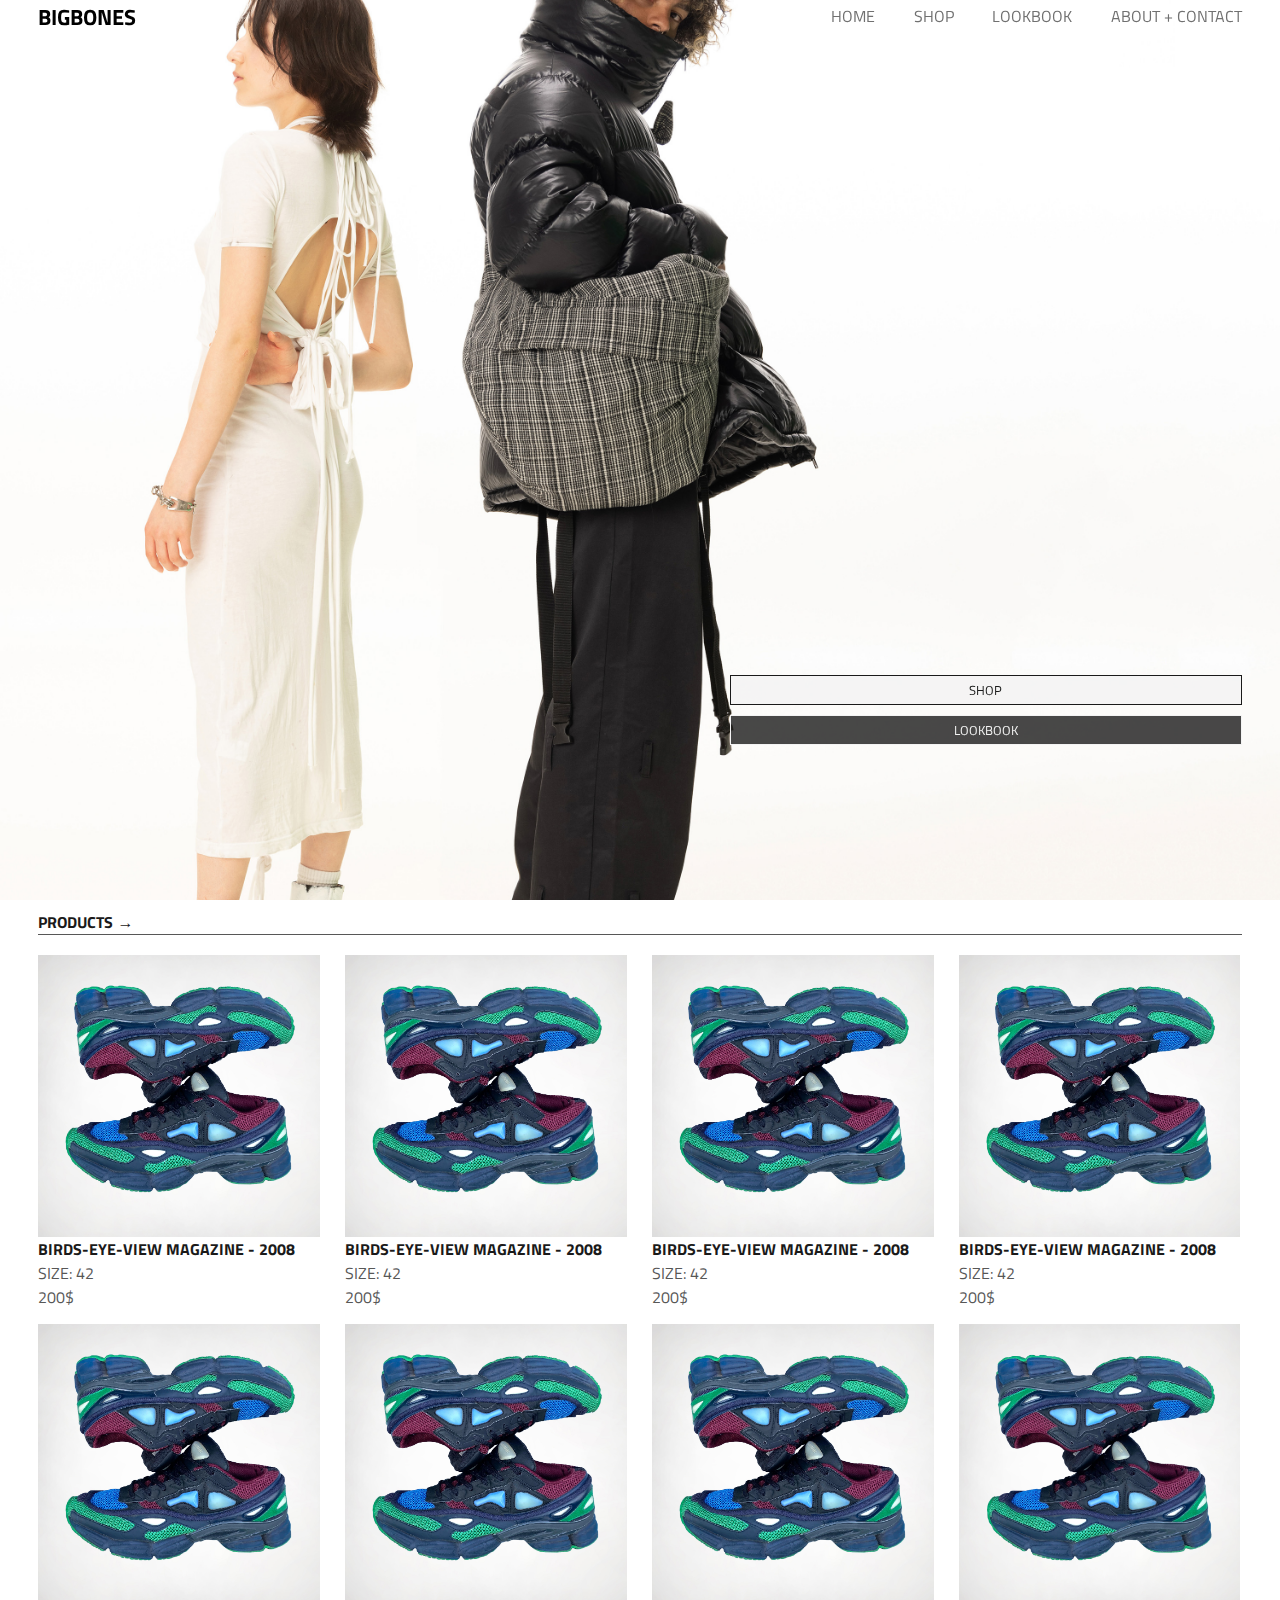
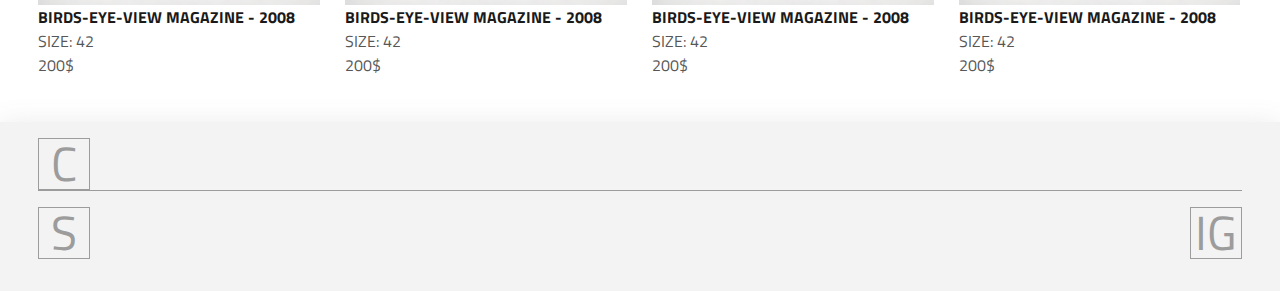
<file: index.html>
<!DOCTYPE html>
<html lang="en">
<head>
    <meta charset="UTF-8">
    <meta http-equiv="X-UA-Compatible" content="IE=edge">
    <meta name="viewport" content="width=device-width, initial-scale=1.0">
    <title>bigbones3</title>
    <link rel="stylesheet" href="css/main.css">
    <link rel="preconnect" href="https://fonts.googleapis.com">
    <script src="https://ajax.googleapis.com/ajax/libs/jquery/3.5.1/jquery.min.js"></script>
<link rel="preconnect" href="https://fonts.gstatic.com" crossorigin>
<link href="https://fonts.googleapis.com/css2?family=Titillium+Web:wght@600&display=swap" rel="stylesheet">
<link rel="icon" type="image/png" href="https://upload.wikimedia.org/wikipedia/commons/7/79/Human_skull_-_animation_02_bright.gif" />
</head>


<body>
  <header>
        <div class="headeritems">
          <a href="index.html"><h1>BigBones</h1></a>

          <div class="menuresponsive">
          <a class="burger">menu</a>
        </div>

        </div>
  
        <nav>    
            
          <a href="index.html">home</a>
          <a href="product/shop.html">shop</a>
          <a href="lookbook/lookbook.html">Lookbook</a>
          <a href="about/about.html" class="navlookbook">about + contact</a>

        </nav>
      </header>


      <div class="landingpage">
        <div class="landingimglookbookresponsive">

          <div class="landingimg2">
          </div>
  

        <div class="landingimg">
        </div>
      </div>

        <div class="buttoncontainer">
          <div class="landingbutton">
            
            
            <a href="product/shop.html" class="landingbuttonshop"> <button class="shopbuttons">shop   
              </button></a>
         

            
              <a href="lookbook/lookbook.html" class="landingbuttonlookbook"> <button class="shopbuttonl">lookbook 
              </button></a>

           


          </div>
        </div>

      </div>

 
    <div class="sectionbody">
        <section class="products">
          
          <div class="sectionheader">
            <h2><a href="product/shop.html">Products &rarr;</a></h2>
          </div>


          <div class="row">
            <div class="column">
              
          <div class="productscontainer">
          <a href="product/singleproducts/product1.html">
            <div class="productbox" style="background-image: url(img/product1/IMG_5650.jpg);">
              </div>
              <div class="producttext">
                <h3>Birds-Eye-View Magazine - 2008</h3>
                <p>Size: 42</p>
                <p>200$</p>
              </div>
          </a>
        </div>

        <div class="productscontainer">
          <a href="product/singleproducts/product1.html">
            <div class="productbox" style="background-image: url(img/product1/IMG_5650.jpg);">
              </div>
              <div class="producttext">
                <h3>Birds-Eye-View Magazine - 2008</h3>
                <p>Size: 42</p>
                <p>200$</p>
              </div>
          </a>
        </div>

      </div>


            <div class="column">

              <div class="productscontainer">
                <a href="product/singleproducts/product1.html">
                  <div class="productbox" style="background-image: url(img/product1/IMG_5650.jpg);">
                    </div>
                    <div class="producttext">
                      <h3>Birds-Eye-View Magazine - 2008</h3>
                      <p>Size: 42</p>
                      <p>200$</p>
                    </div>
                </a>
              </div>

              <div class="productscontainer">
                <a href="product/singleproducts/product1.html">
                  <div class="productbox" style="background-image: url(img/product1/IMG_5650.jpg);">
                    </div>
                    <div class="producttext">
                      <h3>Birds-Eye-View Magazine - 2008</h3>
                      <p>Size: 42</p>
                      <p>200$</p>
                    </div>
                </a>
              </div>

              
              

            </div>
            <div class="column">

              <div class="productscontainer">
                <a href="product/singleproducts/product1.html">
                  <div class="productbox" style="background-image: url(img/product1/IMG_5650.jpg);">
                    </div>
                    <div class="producttext">
                      <h3>Birds-Eye-View Magazine - 2008</h3>
                      <p>Size: 42</p>
                      <p>200$</p>
                    </div>
                </a>
              </div>

              <div class="productscontainer">
                <a href="product/singleproducts/product1.html">
                  <div class="productbox" style="background-image: url(img/product1/IMG_5650.jpg);">
                    </div>
                    <div class="producttext">
                      <h3>Birds-Eye-View Magazine - 2008</h3>
                      <p>Size: 42</p>
                      <p>200$</p>
                    </div>
                </a>
              </div>

            </div>
            <div class="column">

              <div class="productscontainer">
                <a href="/product/singleproducts/product1.html">
                  <div class="productbox" style="background-image: url(img/product1/IMG_5650.jpg);">
                    </div>
                    <div class="producttext">
                      <h3>Birds-Eye-View Magazine - 2008</h3>
                      <p>Size: 42</p>
                      <p>200$</p>
                    </div>
                </a>
              </div>
              <div class="productscontainer">
                <a href="product/singleproducts/product1.html">
                  <div class="productbox" style="background-image: url(img/product1/IMG_5650.jpg);">
                    </div>
                    <div class="producttext">
                      <h3>Birds-Eye-View Magazine - 2008</h3>
                      <p>Size: 42</p>
                      <p>200$</p>
                    </div>
                </a>
              </div>

            </div>

          </div> 
 






        </section>
    </div>
  
      <footer>
        <div class="footerelements">

          <div class="buttoncontainer1">
            <a href="mailto:ale.blaser1@gmail.com">
              
              <div class="contactbutton1">
                <p>c</p>
                </div>

                <div class="contactline">c
                </div>
            </a>
          </div>


          <div class="buttoncontainer2">
            <a href="">
              <div class="contactbutton">
                <p>S</p>
                </div>
            </a>


    
            <a href="https://www.instagram.com/2021_archived/" target="_blank">
              <div class="contactbutton">
                <p>IG</p>
                </div>
            </a>
          </div>

       
        </div>
      </footer>
  
  
  






  
      <script>
        const burger = document.querySelector(".burger");
        const items = document.querySelector("nav");
        burger.addEventListener("click", function () {
          if (items.style.display === "flex") {
            items.style.display = "none";
          } else {
            items.style.display = "flex";
          }
        });
        document.querySelector("nav").addEventListener("click", function () {
          items.style.display = "none";
        });
  
        $(window).scroll(function () {
          if ($(this).scrollTop() > 400) {
            $("header").addClass("header-scroll");
          } else {
            $("header").removeClass("header-scroll");
          }
        });
      </script> 
</body>
</html>
</file>
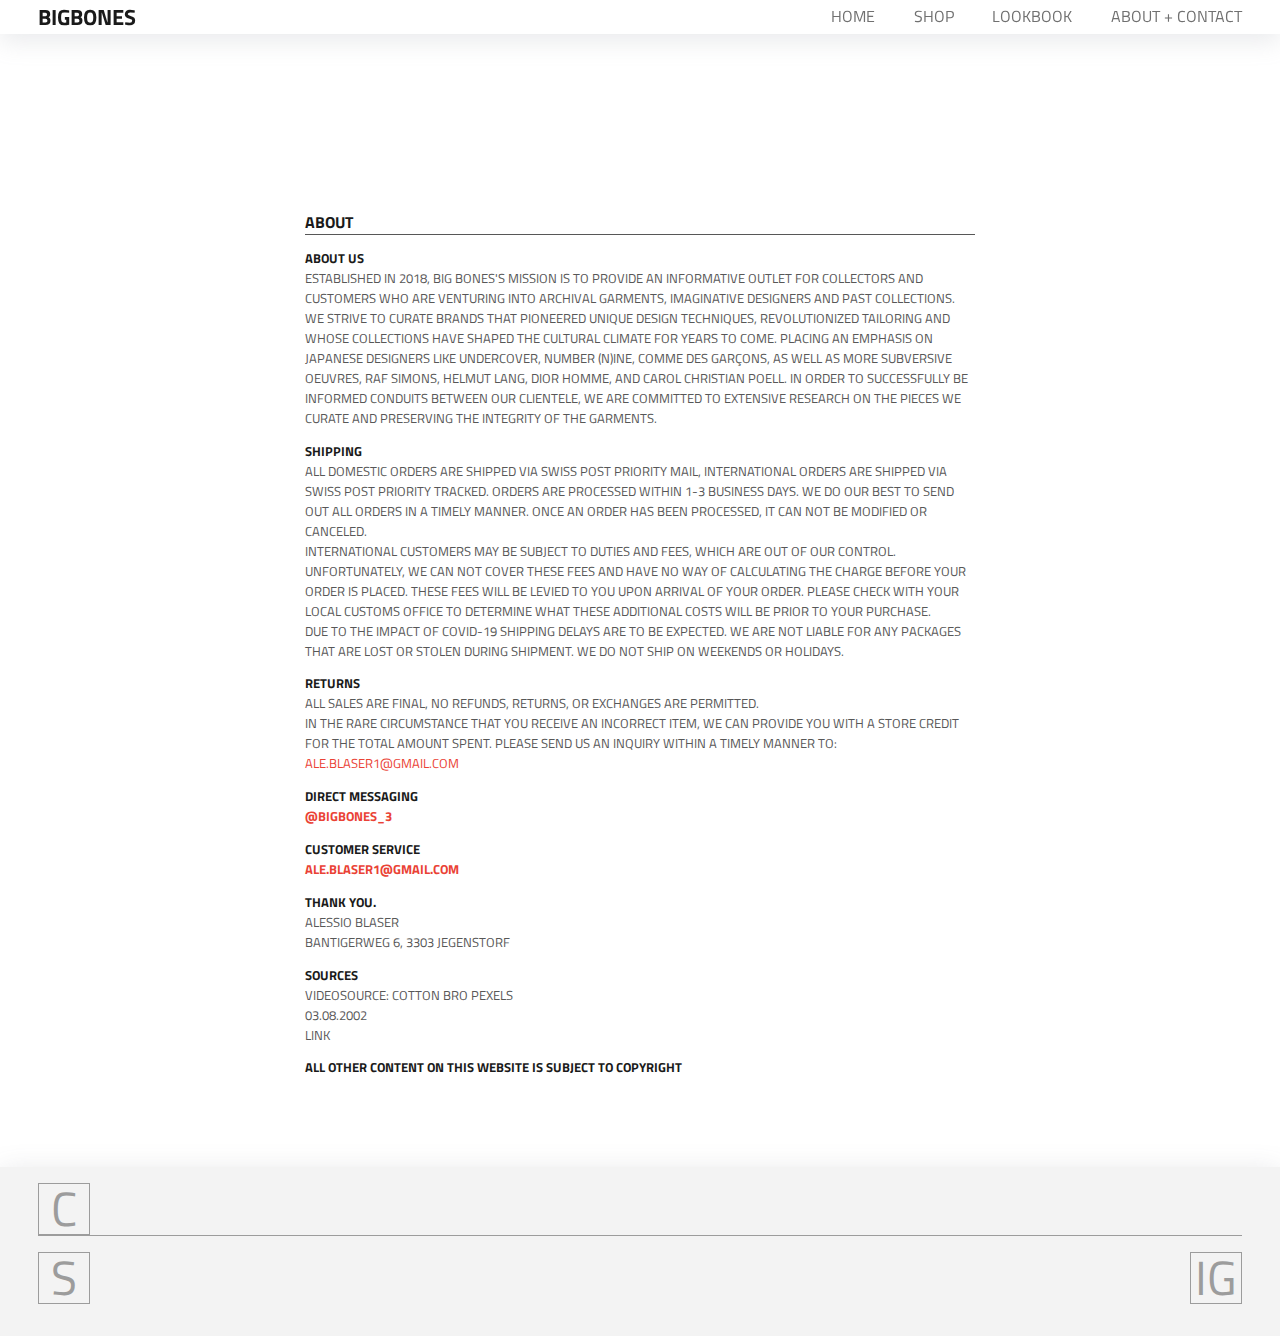
<file: about/about.html>
<!DOCTYPE html>
<html lang="en">
<head>
    <meta charset="UTF-8">
    <meta http-equiv="X-UA-Compatible" content="IE=edge">
    <meta name="viewport" content="width=device-width, initial-scale=1.0">
    <title>Document</title>
    <link rel="stylesheet" href="../css/about.css">
    <link rel="preconnect" href="https://fonts.googleapis.com">
    <script src="https://ajax.googleapis.com/ajax/libs/jquery/3.5.1/jquery.min.js"></script>
<link rel="preconnect" href="https://fonts.gstatic.com" crossorigin>
<link href="https://fonts.googleapis.com/css2?family=Titillium+Web:wght@600&display=swap" rel="stylesheet">
<link rel="icon" type="image/png" href="https://upload.wikimedia.org/wikipedia/commons/7/79/Human_skull_-_animation_02_bright.gif" />
</head>





<body>
  <header>
        <div class="headeritems">
          <a href="../index.html"><h1>BigBones</h1></a>

          <div class="menuresponsive">
          <a class="burger">menu</a>
        </div>

        </div>
  
        <nav>    
            
          <a href="../index.html">home</a>
          <a href="../product/shop.html">shop</a>
          <a href="../lookbook/lookbook.html">Lookbook</a>
          <a href="../about/about.html" class="navlookbook">about + contact</a>

        </nav>
      </header>




 
    <section class="sectionbody">
       
        <div class="aboutcontainer">
<div class="aboutcontent">

        <div class="starth1">
            <h2>about</h2>
            <p></p>
        </div>
        

<div class="aboutaboutus">
<h3>ABOUT US</h3>

<p>
ESTABLISHED IN 2018, Big Bones'S MISSION IS TO PROVIDE AN INFORMATIVE OUTLET FOR COLLECTORS AND CUSTOMERS WHO ARE VENTURING INTO ARCHIVAL GARMENTS, IMAGINATIVE DESIGNERS AND PAST COLLECTIONS. WE STRIVE TO CURATE BRANDS THAT PIONEERED UNIQUE DESIGN TECHNIQUES, REVOLUTIONIZED TAILORING AND WHOSE COLLECTIONS HAVE SHAPED THE CULTURAL CLIMATE FOR YEARS TO COME. PLACING AN EMPHASIS ON JAPANESE DESIGNERS LIKE UNDERCOVER, NUMBER (N)INE, COMME DES GARÇONS, AS WELL AS MORE SUBVERSIVE OEUVRES, RAF SIMONS, HELMUT LANG, DIOR HOMME, AND CAROL CHRISTIAN POELL. IN ORDER TO SUCCESSFULLY BE INFORMED CONDUITS BETWEEN OUR CLIENTELE, WE ARE COMMITTED TO EXTENSIVE RESEARCH ON THE PIECES WE CURATE AND PRESERVING THE INTEGRITY OF THE GARMENTS.
</p>
</div>
<div class="aboutshipping">
<h3>
SHIPPING
</h3>
<p>
ALL DOMESTIC ORDERS ARE SHIPPED VIA Swiss post priority MAIL, INTERNATIONAL ORDERS ARE SHIPPED VIA swiss post priority tracked. ORDERS ARE PROCESSED WITHIN 1-3 BUSINESS DAYS. WE DO OUR BEST TO SEND OUT ALL ORDERS IN A TIMELY MANNER. ONCE AN ORDER HAS BEEN PROCESSED, IT CAN NOT BE MODIFIED OR CANCELED. 
</p>

<p>
INTERNATIONAL CUSTOMERS MAY BE SUBJECT TO DUTIES AND FEES, WHICH ARE OUT OF OUR CONTROL. UNFORTUNATELY, WE CAN NOT COVER THESE FEES AND HAVE NO WAY OF CALCULATING THE CHARGE BEFORE YOUR ORDER IS PLACED. THESE FEES WILL BE LEVIED TO YOU UPON ARRIVAL OF YOUR ORDER. PLEASE CHECK WITH YOUR LOCAL CUSTOMS OFFICE TO DETERMINE WHAT THESE ADDITIONAL COSTS WILL BE PRIOR TO YOUR PURCHASE. 
</p>
<p>
DUE TO THE IMPACT OF COVID-19 SHIPPING DELAYS ARE TO BE EXPECTED. WE ARE NOT LIABLE FOR ANY PACKAGES THAT ARE LOST OR STOLEN DURING SHIPMENT.
WE DO NOT SHIP ON WEEKENDS OR HOLIDAYS.
</p>
</div>
<div class="aboutreturns">
<h3 >
RETURNS
</h3>
<p>
ALL SALES ARE FINAL, NO REFUNDS, RETURNS, OR EXCHANGES ARE PERMITTED. 
</p>
<p>
IN THE RARE CIRCUMSTANCE THAT YOU RECEIVE AN INCORRECT ITEM, WE CAN PROVIDE YOU WITH A STORE CREDIT FOR THE TOTAL AMOUNT SPENT. PLEASE SEND US AN INQUIRY WITHIN A TIMELY MANNER TO: 
<a href="mailto:ale.blaser1@gmail.com">
  ale.blaser1@gmail.com
</a>
</p>

</div>
<div class="aboutrest">
<h3>
DIRECT MESSAGING
</h3>


<a href="https://www.instagram.com/bigbones_3/" target="_blank">
    <h4>
@bigbones_3
</h4>
</a>

<h3>
CUSTOMER SERVICE
</h3>
<a href="mailto:ale.blaser1@gmail.com">
<h4>
ale.blaser1@gmail.com
</h4>
</a>
<h3>
THANK YOU.
</h3>

<div class="aboutadress">

<p>
Alessio Blaser
</p>
<p>
    bantigerweg 6, 3303 jegenstorf
</p>
</div>

<div class="videosource">

    <h3>sources

    </h3>
    <p> videosource: cotton bro pexels
    </p>
    <p>
        03.08.2002
    </p>

   
    <a href="https://www.pexels.com/video/a-photographer-wnating-the-perfect-lighting-for-a-model-photo-shoot-3888252/
    "> <p>link
    </p></a>

    <h3>
        all other content on this website is subject to copyright
    </h3>
   
</div>
</div>
   
</div>

</div>



      </section>
  

      <footer>
        <div class="footerelements">

          <div class="buttoncontainer1">
            <a href="mailto:ale.blaser1@gmail.com">
              
              <div class="contactbutton1">
                <p>c</p>
                </div>

                <div class="contactline">c
                </div>
            </a>
          </div>


          <div class="buttoncontainer2">
            <a href="">
              <div class="contactbutton">
                <p>S</p>
                </div>
            </a>


    
            <a href="https://www.instagram.com/2021_archived/" target="_blank">
              <div class="contactbutton">
                <p>IG</p>
                </div>
            </a>
          </div>

       
        </div>
      </footer>
  
      <script>
        const burger = document.querySelector(".burger");
        const items = document.querySelector("nav");
        burger.addEventListener("click", function () {
          if (items.style.display === "flex") {
            items.style.display = "none";
          } else {
            items.style.display = "flex";
          }
        });
        document.querySelector("nav").addEventListener("click", function () {
          items.style.display = "none";
        });
  
        $(window).scroll(function () {
          if ($(this).scrollTop() > 1) {
            $("header").addClass("header-scroll");
          } else {
            $("header").removeClass("header-scroll");
          }
        });
      </script> 
</body>
</html>
</file>
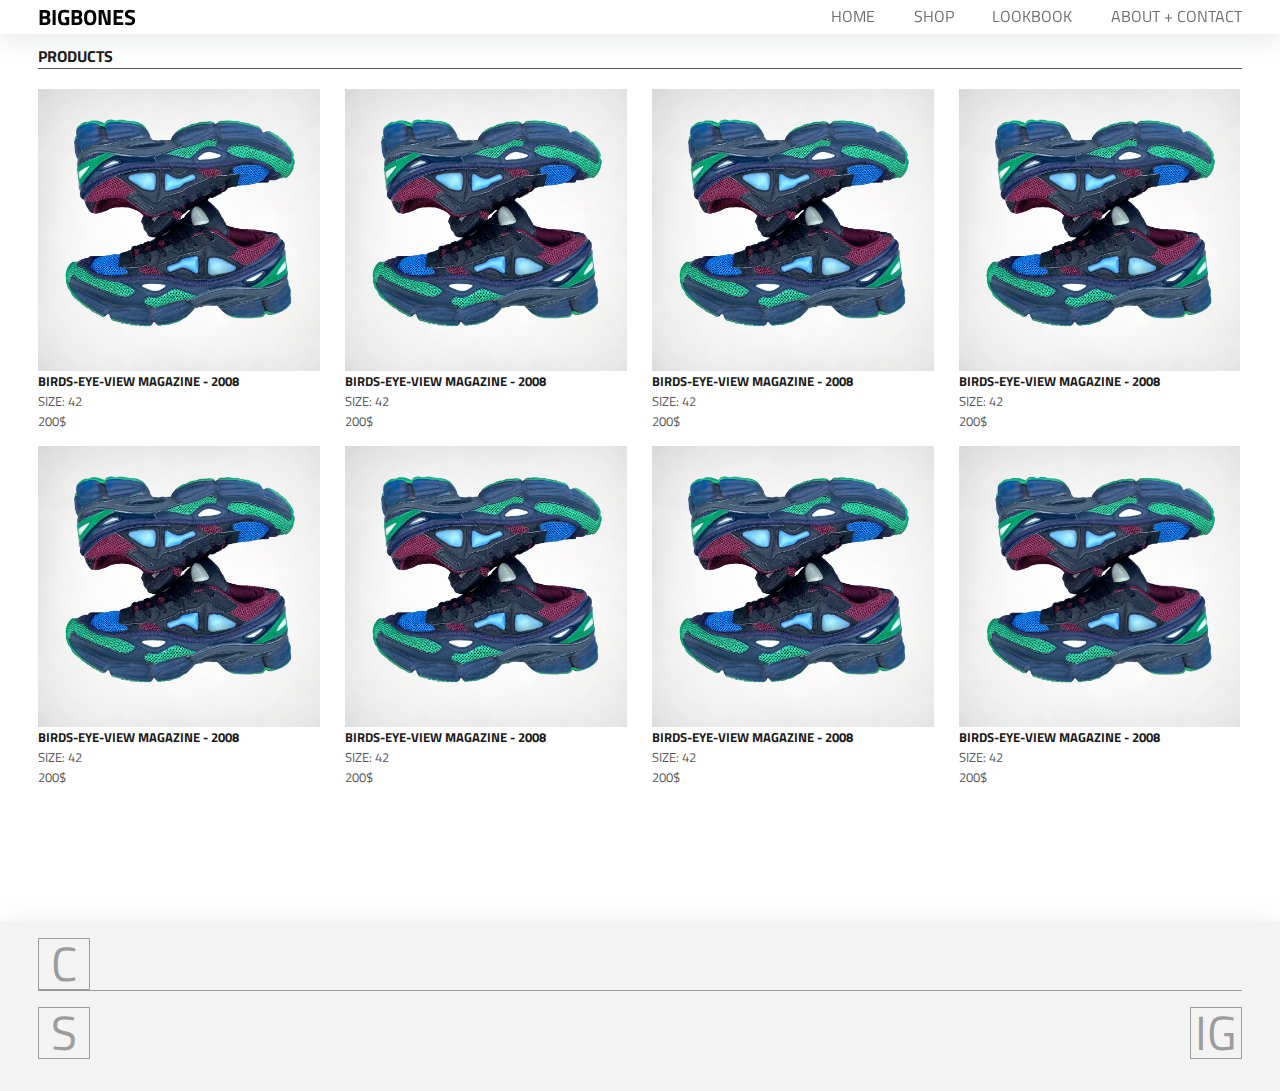
<file: product/shop.html>
<!DOCTYPE html>
<html lang="en">
<head>
    <meta charset="UTF-8">
    <meta http-equiv="X-UA-Compatible" content="IE=edge">
    <meta name="viewport" content="width=device-width, initial-scale=1.0">
    <title>Document</title>
    <link rel="stylesheet" href="../css/shop.css">
    <link rel="preconnect" href="https://fonts.googleapis.com">
    <script src="https://ajax.googleapis.com/ajax/libs/jquery/3.5.1/jquery.min.js"></script>
<link rel="preconnect" href="https://fonts.gstatic.com" crossorigin>
<link href="https://fonts.googleapis.com/css2?family=Titillium+Web:wght@600&display=swap" rel="stylesheet">
<link rel="icon" type="image/png" href="https://upload.wikimedia.org/wikipedia/commons/7/79/Human_skull_-_animation_02_bright.gif" />

</head>





<body>
  <header>
        <div class="headeritems">
          <a href="../index.html"><h1>BigBones</h1></a>
          <div class="menuresponsive">
          <a class="burger">menu</a>
        </div>

        </div>
  
        <nav>    
            
          <a href="../index.html">home</a>
          <a href="../product/shop.html">shop</a>
          <a href="../lookbook/lookbook.html">Lookbook</a>
          <a href="../about/about.html" class="navlookbook">about + contact</a>

        </nav>
      </header>





 
    <div class="sectionbody">
        <section class="products">
          
          <div class="sectionheader">
            <h2><a href="shop.html">Products</a></h2>
          </div>


          <div class="row">
            <div class="column">
              
          <div class="productscontainer">
          <a href="../product/singleproducts/product1.html">
            <div class="productbox" style="background-image: url(../img/product1/IMG_5650.jpg);">
              </div>
              <div class="producttext">
                <h3>Birds-Eye-View Magazine - 2008</h3>
                <p>Size: 42</p>
                <p>200$</p>
              </div>
          </a>
        </div>

        <div class="productscontainer">
          <a href="../product/singleproducts/product1.html">
            <div class="productbox" style="background-image: url(../img/product1/IMG_5650.jpg);">
              </div>
              <div class="producttext">
                <h3>Birds-Eye-View Magazine - 2008</h3>
                <p>Size: 42</p>
                <p>200$</p>
              </div>
          </a>
        </div>

      </div>


            <div class="column">

              <div class="productscontainer">
                <a href="../product/singleproducts/product1.html">
                  <div class="productbox" style="background-image: url(../img/product1/IMG_5650.jpg);">
                    </div>
                    <div class="producttext">
                      <h3>Birds-Eye-View Magazine - 2008</h3>
                      <p>Size: 42</p>
                      <p>200$</p>
                    </div>
                </a>
              </div>

              <div class="productscontainer">
                <a href="../product/singleproducts/product1.html">
                  <div class="productbox" style="background-image: url(../img/product1/IMG_5650.jpg);">
                    </div>
                    <div class="producttext">
                      <h3>Birds-Eye-View Magazine - 2008</h3>
                      <p>Size: 42</p>
                      <p>200$</p>
                    </div>
                </a>
              </div>

              
              

            </div>
            <div class="column">

              <div class="productscontainer">
                <a href="../product/singleproducts/product1.html">
                  <div class="productbox" style="background-image: url(../img/product1/IMG_5650.jpg);">
                    </div>
                    <div class="producttext">
                      <h3>Birds-Eye-View Magazine - 2008</h3>
                      <p>Size: 42</p>
                      <p>200$</p>
                    </div>
                </a>
              </div>

              <div class="productscontainer">
                <a href="../product/singleproducts/product1.html">
                  <div class="productbox" style="background-image: url(../img/product1/IMG_5650.jpg);">
                    </div>
                    <div class="producttext">
                      <h3>Birds-Eye-View Magazine - 2008</h3>
                      <p>Size: 42</p>
                      <p>200$</p>
                    </div>
                </a>
              </div>

            </div>
            <div class="column">

              <div class="productscontainer">
                <a href="../product/singleproducts/product1.html">
                  <div class="productbox" style="background-image: url(../img/product1/IMG_5650.jpg);">
                    </div>
                    <div class="producttext">
                      <h3>Birds-Eye-View Magazine - 2008</h3>
                      <p>Size: 42</p>
                      <p>200$</p>
                    </div>
                </a>
              </div>
              <div class="productscontainer">
                <a href="../product/singleproducts/product1.html">
                  <div class="productbox" style="background-image: url(../img/product1/IMG_5650.jpg);">
                    </div>
                    <div class="producttext">
                      <h3>Birds-Eye-View Magazine - 2008</h3>
                      <p>Size: 42</p>
                      <p>200$</p>
                    </div>
                </a>
              </div>

            </div>

          </div> 
 






        </section>
    </div>
  
      <footer>
        <div class="footerelements">

          <div class="buttoncontainer1">
            <a href="mailto:ale.blaser1@gmail.com">
              
              <div class="contactbutton1">
                <p>c</p>
                </div>

                <div class="contactline">c
                </div>
            </a>
          </div>


          <div class="buttoncontainer2">
            <a href="">
              <div class="contactbutton">
                <p>S</p>
                </div>
            </a>


    
            <a href="https://www.instagram.com/2021_archived/" target="_blank">
              <div class="contactbutton">
                <p>IG</p>
                </div>
            </a>
          </div>

       
        </div>
      </footer>
  
  
  






  
      <script>
        const burger = document.querySelector(".burger");
        const items = document.querySelector("nav");
        burger.addEventListener("click", function () {
          if (items.style.display === "flex") {
            items.style.display = "none";
          } else {
            items.style.display = "flex";
          }
        });
        document.querySelector("nav").addEventListener("click", function () {
          items.style.display = "none";
        });
  
        $(window).scroll(function () {
          if ($(this).scrollTop() > 400) {
            $("header").addClass("header-scroll");
          } else {
            $("header").removeClass("header-scroll");
          }
        });
      </script> 
</body>
</html>
</file>
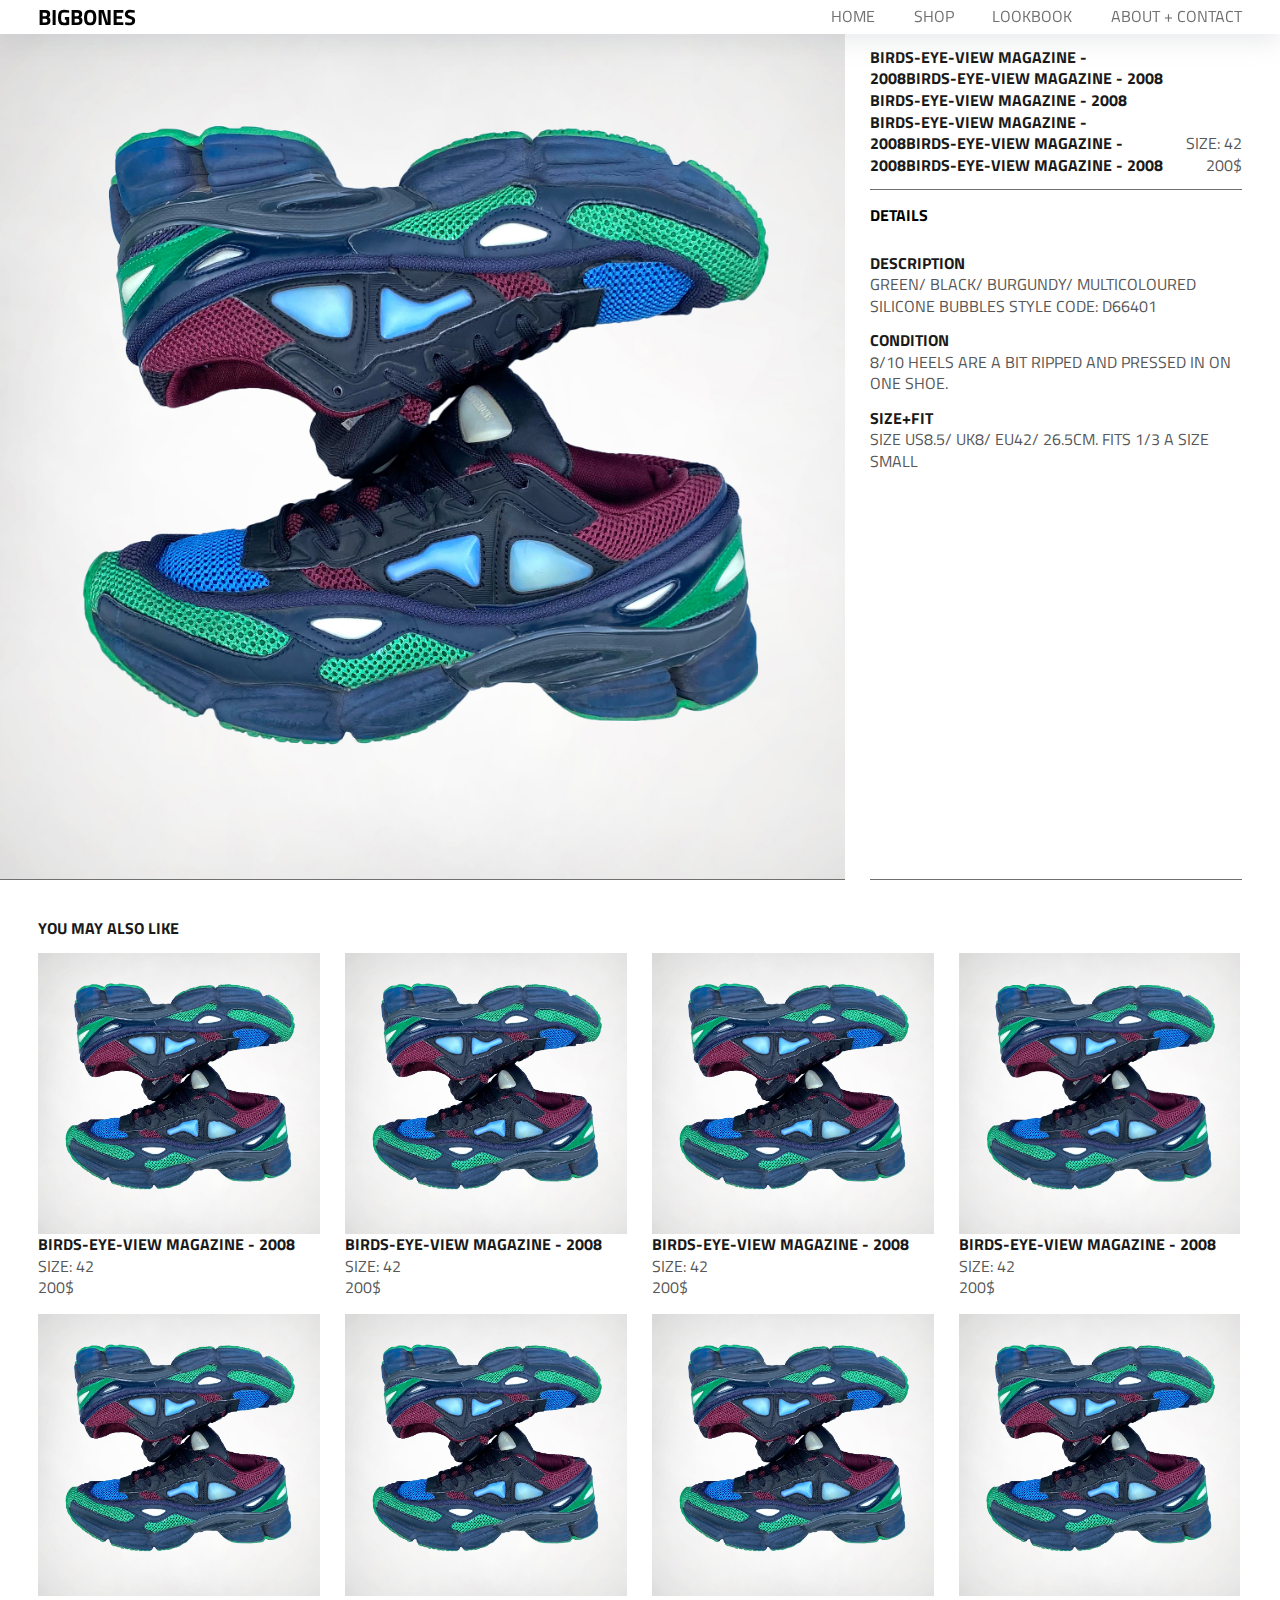
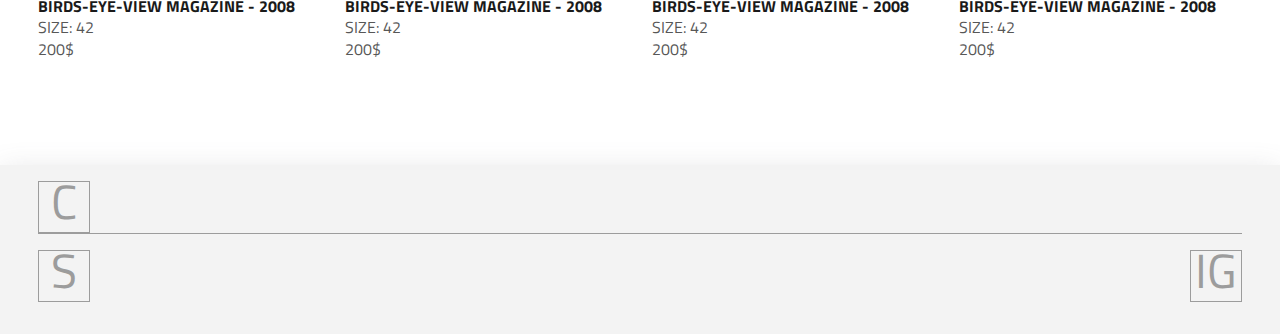
<file: product/singleproducts/product1.html>
<!DOCTYPE html>
<html lang="en">
<head>
    <meta charset="UTF-8">
    <meta http-equiv="X-UA-Compatible" content="IE=edge">
    <meta name="viewport" content="width=device-width, initial-scale=1.0">
    <title>Document</title>
    <link rel="stylesheet" href="../../css/product.css">
    <link rel="preconnect" href="https://fonts.googleapis.com">
    <script src="https://ajax.googleapis.com/ajax/libs/jquery/3.5.1/jquery.min.js"></script>
<link rel="preconnect" href="https://fonts.gstatic.com" crossorigin>
<link href="https://fonts.googleapis.com/css2?family=Titillium+Web:wght@600&display=swap" rel="stylesheet">
<link rel="icon" type="image/png" href="https://upload.wikimedia.org/wikipedia/commons/7/79/Human_skull_-_animation_02_bright.gif" />

</head>





<body>
  <header>
        <div class="headeritems">
          <a href="../../index.html"><h1>BigBones</h1></a>

          <div class="menuresponsive">
          <a class="burger">menu</a>
        </div>

        </div>
  
        <nav>    
            
          <a href="../../index.html">home</a>
          <a href="../../product/shop.html">shop</a>
          <a href="../../lookbook/lookbook.html">Lookbook</a>
          <a href="../../about/about.html" class="navlookbook">about + contact</a>

        </nav>
      </header>


  



 
    <section class="sectionbody">


<div class="productcontent">
      <div class="singleproductbox">
      </div>


   <div class="productdescription">
      <div class="productcontainer">

    
        <div class="producttitle">
          <h3>Birds-Eye-View Magazine - 2008Birds-Eye-View Magazine - 2008
            Birds-Eye-View Magazine - 2008
            Birds-Eye-View Magazine - 2008Birds-Eye-View Magazine - 2008Birds-Eye-View Magazine - 2008
          </h3>
        </div>


        <div class="productspecification">
        
        <div class="productsize"><p>Size: 42</p>
        </div>
        <div class="productprice">
          <p>200$</p>
        </div>

      </div>

    </div>
<div class="productdetails">
    <div class="productdescriptiontitle">
      <h2 class="h3details">details
      </h2>
    
    </div>
    
  
            <h3>
            DESCRIPTION</h3>
            <p>Green/ Black/ Burgundy/ Multicoloured Silicone Bubbles
              Style Code: D66401</p>
    
    <h3>CONDITION</h3>
    
    <p>8/10 heels are a bit ripped and pressed in on one shoe. </p>
    
    <h3>SIZE+FIT</h3>
    
    <p>Size US8.5/ UK8/ EU42/ 26.5cm. Fits 1/3 a size small</p>

  </div>
  
  </div>

    </div>





      
        <section class="products">
          
          <div class="productsmore">
            <h3>you may also like</h3>
          </div>


          <div class="row">
            <div class="column">
              
          <div class="productscontainer">
          <a href="product1.html">
            <div class="productbox" style="background-image: url(../../img/product1/IMG_5650.jpg);">
              </div>
              <div class="producttext">
                <div>
                <h3>Birds-Eye-View Magazine - 2008</h3>
              </div>
              <div >
              
              <div ><p>Size: 42</p>
              </div>
              <div >
                <p>200$</p>
              </div>
            </div>
              </div>
          </a>
        </div>

        <div class="productscontainer">
          <a href="product1.html">
            <div class="productbox" style="background-image: url(../../img/product1/IMG_5650.jpg);">
              </div>
              <div class="producttext">
                <h3>Birds-Eye-View Magazine - 2008</h3>
                <p>Size: 42</p>
                <p>200$</p>
              </div>
          </a>
        </div>

      </div>


            <div class="column">

              <div class="productscontainer">
                <a href="product1.html">
                  <div class="productbox" style="background-image: url(../../img/product1/IMG_5650.jpg);">
                    </div>
                    <div class="producttext">
                      <h3>Birds-Eye-View Magazine - 2008</h3>
                      <p>Size: 42</p>
                      <p>200$</p>
                    </div>
                </a>
              </div>

              <div class="productscontainer">
                <a href="product1.html">
                  <div class="productbox" style="background-image: url(../../img/product1/IMG_5650.jpg);">
                    </div>
                    <div class="producttext">
                      <h3>Birds-Eye-View Magazine - 2008</h3>
                      <p>Size: 42</p>
                      <p>200$</p>
                    </div>
                </a>
              </div>

              
              

            </div>
            <div class="column">

              <div class="productscontainer">
                <a href="product1.html">
                  <div class="productbox" style="background-image: url(../../img/product1/IMG_5650.jpg);">
                    </div>
                    <div class="producttext">
                      <h3>Birds-Eye-View Magazine - 2008</h3>
                      <p>Size: 42</p>
                      <p>200$</p>
                    </div>
                </a>
              </div>

              <div class="productscontainer">
                <a href="product1.html">
                  <div class="productbox" style="background-image: url(../../img/product1/IMG_5650.jpg);">
                    </div>
                    <div class="producttext">
                      <h3>Birds-Eye-View Magazine - 2008</h3>
                      <p>Size: 42</p>
                      <p>200$</p>
                    </div>
                </a>
              </div>

            </div>
            <div class="column">

              <div class="productscontainer">
                <a href="product1.html">
                  <div class="productbox" style="background-image: url(../../img/product1/IMG_5650.jpg);">
                    </div>
                    <div class="producttext">
                      <h3>Birds-Eye-View Magazine - 2008</h3>
                      <p>Size: 42</p>
                      <p>200$</p>
                    </div>
                </a>
              </div>
              <div class="productscontainer">
                <a href="product1.html">
                  <div class="productbox" style="background-image: url(../../img/product1/IMG_5650.jpg);">
                    </div>
                    <div class="producttext">
                      <h3>Birds-Eye-View Magazine - 2008</h3>
                      <p>Size: 42</p>
                      <p>200$</p>
                    </div>
                </a>
              </div>
            </div>
          </div> 
        </section>
      </section>
  
      <footer>
        <div class="footerelements">

          <div class="buttoncontainer1">
            <a href="mailto:ale.blaser1@gmail.com">
              
              <div class="contactbutton1">
                <p>c</p>
                </div>

                <div class="contactline">c
                </div>
            </a>
          </div>


          <div class="buttoncontainer2">
            <a href="">
              <div class="contactbutton">
                <p>S</p>
                </div>
            </a>


    
            <a href="https://www.instagram.com/2021_archived/" target="_blank">
              <div class="contactbutton">
                <p>IG</p>
                </div>
            </a>
          </div>

       
        </div>
      </footer>
  
  
  






  
      <script>
        const burger = document.querySelector(".burger");
        const items = document.querySelector("nav");
        burger.addEventListener("click", function () {
          if (items.style.display === "flex") {
            items.style.display = "none";
          } else {
            items.style.display = "flex";
          }
        });
        document.querySelector("nav").addEventListener("click", function () {
          items.style.display = "none";
        });
  
        $(window).scroll(function () {
          if ($(this).scrollTop() > 400) {
            $("header").addClass("header-scroll");
          } else {
            $("header").removeClass("header-scroll");
          }
        });








      </script> 
      <script>

      </script>
</body>
</html>
</file>
<file: css/main.css>
* {
    padding: 0;
    margin: 0;
    font-family: 'Titillium Web', sans-serif;
    text-transform: uppercase;
 
  }
  
  a {
    text-decoration: none;
  }
  
  body {
    background-color: white;
    margin: 0%;
  }
  


  header {
    position: fixed;
    background-color: transparent;
    text-transform: uppercase;
    width: 100%;
    color: black;
    transition: 0.4s;
  }
  .header-scroll {
    background-color: white;
    transition: 0.6s;
    box-shadow: rgba(149, 157, 165, 0.2) 0px 8px 24px;
  }
  
  header h1 {
    color: black;
    transition: 0.4s;
    font-size: 1.4rem;

  }
  
  .header-scroll h1 {
    color: #1A1A1A;
    transition: 0.4s;
  }
  
  .headeritems {
    display: flex;
    flex-direction: row;
    align-items: center;
    justify-content: space-between;
    padding-left: 3vw
  }
  
  .burger {
    z-index: 10;
    padding-top: 1rem;
    padding-bottom: 1rem;
    padding-right: 3vw;
  }

  nav .burger {
    position: absolute;
    top: 24px;
    right: 24px;
    font-size: 24px;
  }
  
nav .topnav {
  display: flex;
  flex-direction: column;
}

nav .topnav a {
  padding: 12px;
}

  nav {
    position: absolute;
    background-color: #F3F3F3;
    width: 100vw;
    height: 100vh;
    display: flex;
    flex-direction: column;
    justify-content: flex-end;
    display: none;
    top: 0;
    align-items: stretch;
    text-transform: uppercase;
    font-size: larger;

  }

  nav a {
    padding-left: 3vw;
    font-family: 'Titillium Web', sans-serif;
    color: #1A1A1A;
    padding-bottom: 4px;
    padding-top: 4px;
    font-size: 1.2rem;

  }

  .navlookbook{
      padding-bottom: 2vh;
  }
  
  .landingimg {
    width: 100vw;
    background-image: url("../img/landingpage/landingpage2.jpg");
    background-size: cover;
    background-position: center;
    height: 100vh;
  }

  .landingbutton {
    display: flex;
    margin-top: -25vh;
    width: 47vw;
    flex-direction: column;
    height: 70px;
    justify-content: space-between;
    position: absolute;

  }

  .shopbuttons, .shopbuttonl {
    border: solid 1px;

    width: 40vw;
    height: 30px;
    text-transform: uppercase;
    justify-content: space-around;
  }

  .shopbuttons {
    background-color: rgba(242, 242, 242, 0.8);
    color: #1A1A1A;
    

  }

  .shopbuttonl{
    background-color: rgba(26, 26, 26, 0.8);
    color: #F3F3F3;
  }
  
  .landingbuttonshop, .landingbuttonlookbook {
    display: flex;
    justify-content: flex-end;
  }

.buttoncontainer{
  display: flex;
  flex-direction: column;
}


  .sectionbody {
    margin-left: 3vw;
    margin-right: 3vw;
    padding-top: 10px;
  }

  .sectionheader{
    margin-bottom: 20px;
  }

  h2{
    text-transform: uppercase;
    font-size: 1rem;
}

  h2 a {
    color: #1A1A1A;
    text-decoration: none;
    display: block;
    border-bottom: 1.5px solid #575757;

  }
  
  .products {
    padding-bottom: 30px;

  }
  h3{
    text-transform: uppercase;
  }

  h3, p{
    font-size: 0.8rem;
  }

  .productbox {
    width: 91vw;
    height: 94vw;
    background-size: cover;
    background-position: center;
  }

  
  h3{
    text-transform: uppercase;
    color: #1A1A1A;
  }

  h3, p{
    font-size: 0.8rem;

  }

  p{
    color: #575757;
  }



.productscontainer{
  margin-bottom: 15px;
}



  .projects h3 {
    display: flex;
    align-items: flex-end;
  }
  
  
  nav .topnav {
    display: flex;
    flex-direction: column;
  }
  
  nav .topnav a {
    padding: 12px;
  }
  
  nav .burger {
    position: absolute;
    top: 24px;
    right: 24px;
    font-size: 24px;
  }
  

  footer {
    width: 100%;
    background-color: #f3f3f3;
    text-align: center;
    padding-bottom: 1rem;
    box-shadow: rgba(100, 100, 111, 0.2) 0px 7px 29px 0px;
  }

  .footerelements{
    padding-top: 1rem;
    padding-bottom: 1rem;
    padding-right: 3vw;
    padding-left: 3vw;
  }

  .footerelements p{
    margin-top: -12px;
  }

  .contactbutton, .contactbutton1 {
    border: solid 1px;
    background-color: transparent;
    color: #9c9c9c;
    width: 50px;
    height: 50px;
    text-transform: uppercase;
    justify-content: space-around;
    font-size: 3rem;
  }

   .contactbutton p, .contactbutton1 p{
     color: #9c9c9c;
     font-size: 3rem;
     height: 53px;
   }

   .contactbutton1{
     margin-right: 3vw;
   }

.buttoncontainer1 a{
  border-bottom: solid 1px;
  color: #9c9c9c;
  display: flex;
  width: 94vw;
  justify-content: space-between;
}

.contactline {
  color: transparent;
}

.buttoncontainer2{
  padding-top: 1rem;
  display:flex;
  justify-content: space-between;
}


@media screen and (min-width: 291px) {
 
  .projectsbody{
    display: flex;
    flex-direction: row;
    justify-content: space-between;
  }
  
  .magazineproject {
    width: 39vw;
    height: 22.5vw;
  }
}

@media screen and (min-width: 590px) {


 
  .landingimg{
    background-image: url("../img/landingpage/landingpage3.jpg");
  }
  }

  @media screen and (min-width: 735px) {
    .landingimglookbookresponsive{
      display: flex;
    }

    .landingimg {
      width: 100vw;
      background-image: url("../img/landingpage/landingpagegirl.jpg");
      background-size: cover;
      background-position: center;
      height: 100vh;
    }

  }

  @media screen and (min-width: 1340px) {

    header h1{
      color: #F3F3F3;
    }

    .landingimglookbookresponsive{
      display: flex;
    }

    .landingbutton{
      flex-direction: row;
    }

    .landingimg2 {
      width: 100vw;
      background-image: url("../img/landingpage/DSCF7133.jpg");
      background-size: cover;
      background-position: center;
      height: 100vh;
    }

    .landingbutton{
      padding-left: 3vw;
      width: 94vw;
    }

    }

    
    @media screen and (max-width: 1340px) {
      .landingbutton{
        margin-left: 50vw;
      }


}

  @media screen and (min-width: 860px) {

    .burger {
      display: none;
    }
    
    nav .topnav {
      display: flex;
      flex-direction: column;
    }
    
    nav .topnav a {
      padding: 12px;
    }
    
    nav {
      display: flex;
      flex-direction: row;
      background-color: transparent;
      height: 40px;

    }
    nav a {
      color: #707070;
      font-size: 1rem;
    }

    .navlookbook{
      padding-bottom: 0;
      padding-right: 3vw;
    }

  }
  
  .row {
    display: flex;
    flex-wrap: wrap;
    justify-content: space-between;
  }


  .column {
    flex: 1;
    max-width: 23.5%;
  }


  .column img {
    margin-top: 8px;
    vertical-align: middle;
    width: 100%;
  }
  

  @media screen and (min-width: 400px) {
    

    .productbox{
      height: 46vw;
      width: 46vw;
    }
  
    .producttext{
      width: 46vw;
    }

    .productscontainer{
        width: 46vw;
    }

    .producttext h3 , p{
      font-size: 1rem;
    }
  }

  @media screen and (min-width: 800px) {
    

  .productbox{
    height: 22vw;
  width: 22vw;
  }

  .producttext{
    width: 22vw;
  }

  .productscontainer{
    width: 22vw;
}

.producttext h3 , p{
  font-size: 1rem;
}

}


  @media screen and (max-width: 800px) {
    
    .column {
      flex: 46vw;
      max-width: 49%;
    }

  }

  @media screen and (max-width: 400px) {
    .column {
      flex: 1;
      max-width: 100%;
    }
  }

  @media screen and (min-width: 2500px) {
    .shopbuttons, .shopbuttonl{
      height: 2vw;
      font-size: 0.8vw;
    }
  
  }
  @media screen and (min-width: 400px) {
    
  }
</file>
<file: css/about.css>
* {
    padding: 0;
    margin: 0;
    font-family: 'Titillium Web', sans-serif;
    text-transform: uppercase;
  }
  
  a {
    text-decoration: none;
    color: #ea4235;
    font-size: 0.8rem;
    text-transform: uppercase;
  }
  
  body {
    background-color: white;
    margin: 0%;
  }

  header {
    position: fixed;
    background-color: transparent;
    text-transform: uppercase;
    width: 100%;
    color: #1A1A1A;
    transition: 0.4s;
    top: 0;
    box-shadow: rgba(149, 157, 165, 0.2) 0px 8px 24px;
  }


  header a{
      color: #1A1A1A;
  }

  .header-scroll {
    background-color: white;
    transition: 0.6s;
    box-shadow: rgba(149, 157, 165, 0.2) 0px 8px 24px;
  }
  
  header h1 {
    color: #1A1A1A;
    transition: 0.4s;
    font-size: 1.4rem;

  }
  
  .header-scroll h1 {
    color: #1A1A1A;
    transition: 0.4s;
  }
  
  .headeritems {
    display: flex;
    flex-direction: row;
    align-items: center;
    justify-content: space-between;
    padding-left: 3vw
  }
  
  .burger {
    z-index: 10;
    padding-top: 1rem;
    padding-bottom: 1rem;
    padding-right: 3vw;
  }

  nav .burger {
    position: absolute;
    top: 24px;
    right: 24px;
    font-size: 24px;
  }
  
nav .topnav {
  display: flex;
  flex-direction: column;
}

nav .topnav a {
  padding: 12px;
}

  nav {
    position: absolute;
    background-color: #F3F3F3;
    width: 100vw;
    height: 100vh;
    display: flex;
    flex-direction: column;
    justify-content: flex-end;
    display: none;
    top: 0;
    align-items: stretch;
    text-transform: uppercase;
    font-size: larger;

  }

  nav a {
    padding-left: 3vw;
    font-family: 'Titillium Web', sans-serif;
    color: #1A1A1A;
    padding-bottom: 4px;
    padding-top: 4px;
    font-size: 1.2rem;

  }


  .sectionbody {
    margin-left: 3vw;
    margin-right: 3vw;
    padding-top: 10px;
    margin-top: 90px;
    margin-bottom: 90px;
  }

  .aboutcontent{
      max-width: 670px;
      display: flex;
      flex-direction: column;
  }

  .aboutcontainer{
      display: flex;
      justify-content: center;
  }

  h2 {
    color: #1A1A1A;
    text-decoration: none;
    display: block;
    border-bottom: 1.5px solid #575757;
    text-transform: uppercase;
    font-size: 1rem;
  }
  
  h3{
    text-transform: uppercase;
    padding-top: 0.8rem;
  }

  h3, p{
    font-size: 0.8rem;
  }


  h3{
    text-transform: uppercase;
    color: #1A1A1A;
  }

  h3, p{
    font-size: 0.8rem;

  }

  p{
    color: #575757;
  }



.productscontainer{
  margin-bottom: 15px;
}

  .projects h3 {
    display: flex;
    align-items: flex-end;
  }
  
  
  nav .topnav {
    display: flex;
    flex-direction: column;
  }
  
  nav .topnav a {
    padding: 12px;
  }
  
  nav .burger {
    position: absolute;
    top: 24px;
    right: 24px;
    font-size: 24px;
  }
  
 footer {
    width: 100%;
    background-color: #f3f3f3;
    text-align: center;
    padding-bottom: 1rem;
    box-shadow: rgba(100, 100, 111, 0.2) 0px 7px 29px 0px;
  }

  .footerelements{
    padding-top: 1rem;
    padding-bottom: 1rem;
    padding-right: 3vw;
    padding-left: 3vw;
  }

  .footerelements p{
    margin-top: -12px;
  }

  .contactbutton, .contactbutton1 {
    border: solid 1px;
    background-color: transparent;
    color: #9c9c9c;
    width: 50px;
    height: 50px;
    text-transform: uppercase;
    justify-content: space-around;
    font-size: 3rem;
  }

   .contactbutton p, .contactbutton1 p{
     color: #9c9c9c;
     font-size: 3rem;
     height: 53px;
   }

   .contactbutton1{
     margin-right: 3vw;
   }

.buttoncontainer1 a{
  border-bottom: solid 1px;
  color: #9c9c9c;
  display: flex;
  width: 94vw;
  justify-content: space-between;
}

.contactline {
  color: transparent;
}



.buttoncontainer2{
  padding-top: 1rem;
  display:flex;
  justify-content: space-between;

}


  @media screen and (min-width: 860px) {

    .burger {
      display: none;
    }
    
    nav .topnav {
      display: flex;
      flex-direction: column;
    }
    
    nav .topnav a {
      padding: 12px;
    }
    
    nav {
      display: flex;
      flex-direction: row;
      background-color: transparent;
      height: 40px;

    }
    nav a {
      color: #707070;
      font-size: 1rem;
    }

    .navlookbook{
      padding-bottom: 0;
      padding-right: 3vw;
    }

  .sectionbody{
    margin-top: 200px;
  }
  }

  @media screen and (min-width: 1300px) {
    .sectionbody{
      margin-bottom: 15vw;
    }

    h3, p, .aboutcontent a {
      font-size: 1rem;

  }

  .aboutcontent {
    max-width: 840px;

}
  }
</file>
<file: css/shop.css>
* {
    padding: 0;
    margin: 0;
    font-family: 'Titillium Web', sans-serif;
    text-transform: uppercase;
 
  }
  
  a {
    text-decoration: none;
  }
  
  body {
    background-color: white;
    margin: 0%;
  }
  


  header {
    position: fixed;
    text-transform: uppercase;
    width: 100%;
  
    color: black;
    transition: 0.4s;
    background-color: white;
    box-shadow: rgba(149, 157, 165, 0.2) 0px 8px 24px;
  }
  .header-scroll {
    background-color: white;
    transition: 0.6s;
    box-shadow: rgba(149, 157, 165, 0.2) 0px 8px 24px;
  }
  
  header h1 {
    color: black;
    transition: 0.4s;
    font-size: 1.4rem;


  }
  
  .header-scroll h1 {
    color: #1A1A1A;
    transition: 0.4s;
  }
  
  .headeritems {
    display: flex;
    flex-direction: row;
    align-items: center;
    justify-content: space-between;
    padding-left: 3vw
  }
  
  .burger {
    z-index: 10;
    padding-top: 1rem;
    padding-bottom: 1rem;
    padding-right: 3vw;
  }

  nav .burger {
    position: absolute;
    top: 24px;
    right: 24px;
    font-size: 24px;
  }
  


nav .topnav {
  display: flex;
  flex-direction: column;
}

nav .topnav a {
  padding: 12px;
}


  nav {
    position: absolute;
    background-color: #F3F3F3;
    width: 100vw;
    height: 100vh;
    display: flex;
    flex-direction: column;
    justify-content: flex-end;
    display: none;
    top: 0;
    align-items: stretch;
    text-transform: uppercase;
    font-size: larger;

  }

  nav a {
    padding-left: 3vw;
    font-family: 'Titillium Web', sans-serif;
    color: #1A1A1A;
    padding-bottom: 4px;
    padding-top: 4px;
    font-size: 1.2rem;

  }

  .navlookbook{
      padding-bottom: 2vh;
  }
 




  .sectionbody {
    margin-left: 3vw;
    margin-right: 3vw;
    padding-top: 44px;
    margin-bottom: 90px;

  }

  .sectionheader{
    margin-bottom: 20px;
  }

  h2{
    text-transform: uppercase;
    font-size: 1rem;
}

  h2 a {
    color: #1A1A1A;
    text-decoration: none;
    display: block;
    border-bottom: 1.5px solid #575757;

  }
  
  .products {
    padding-bottom: 30px;

  }
  h3{
    text-transform: uppercase;
  }

  h3, p{
    font-size: 0.8rem;
  }

  .productbox {
    width: 91vw;
    height: 94vw;
    background-size: cover;
    background-position: center;
  }

  
  h3{
    text-transform: uppercase;
    color: #1A1A1A;
  }

  h3, p{
    font-size: 0.8rem;

  }

  p{
    color: #575757;
  }



.productscontainer{
  margin-bottom: 15px;
}






  .projects h3 {
    display: flex;
    align-items: flex-end;
  }
  
  
  nav .topnav {
    display: flex;
    flex-direction: column;
  }
  
  nav .topnav a {
    padding: 12px;
  }
  
  nav .burger {
    position: absolute;
    top: 24px;
    right: 24px;
    font-size: 24px;
  }
  





  footer {
    width: 100%;
    background-color: #f3f3f3;
    text-align: center;
    padding-bottom: 1rem;
    box-shadow: rgba(100, 100, 111, 0.2) 0px 7px 29px 0px;
  }

  .footerelements{
    padding-top: 1rem;
    padding-bottom: 1rem;
    padding-right: 3vw;
    padding-left: 3vw;
  }

  .footerelements p{
    margin-top: -12px;
  }

  .contactbutton, .contactbutton1 {
    border: solid 1px;
    background-color: transparent;
    color: #9c9c9c;
    width: 50px;
    height: 50px;
    text-transform: uppercase;
    justify-content: space-around;
    font-size: 3rem;
  }

   .contactbutton p, .contactbutton1 p{
     color: #9c9c9c;
     font-size: 3rem;
     height: 53px;
   }

   .contactbutton1{
     margin-right: 3vw;
   }

.buttoncontainer1 a{
  border-bottom: solid 1px;
  color: #9c9c9c;
  display: flex;
  width: 94vw;
  justify-content: space-between;
}

.contactline {
  color: transparent;
}



.buttoncontainer2{
  padding-top: 1rem;
  display:flex;
  justify-content: space-between;

}


@media screen and (min-width: 291px) {
 
  
  .projectsbody{
    display: flex;
    flex-direction: row;
    justify-content: space-between;
  }
  
  .magazineproject {
    width: 39vw;
    height: 22.5vw;
  }
  
  

}

  @media screen and (min-width: 860px) {

    .burger {
      display: none;
    }
    
    nav .topnav {
      display: flex;
      flex-direction: column;
    }
    
    nav .topnav a {
      padding: 12px;
    }
    
    nav {
      display: flex;
      flex-direction: row;
      background-color: transparent;
      height: 40px;

    }
    nav a {
      color: #707070;
      font-size: 1rem;
    }

    .navlookbook{
      padding-bottom: 0;
      padding-right: 3vw;
    }
  }





  
  .row {
    display: flex;
    flex-wrap: wrap;
    justify-content: space-between;
  }


  .column {
    flex: 1;
    max-width: 23.5%;
  }


  .column img {
    margin-top: 8px;
    vertical-align: middle;
    width: 100%;
  }
  

  @media screen and (min-width: 400px) {
    

    .productbox{
      height: 46vw;
      width: 46vw;
    }
  
    .producttext{
      width: 46vw;
    }

    .productscontainer{
        width: 46vw;
    }

  }

  @media screen and (min-width: 800px) {
    

  .productbox{
    height: 22vw;
  width: 22vw;
  }

  .producttext{
    width: 22vw;
  }

  .productscontainer{
    width: 22vw;
}
}

@media screen and (min-width: 1600px) {
.producttext h3 , p, a{
    font-size: 1rem;
  }
}

  @media screen and (max-width: 800px) {
    
    .column {
      flex: 46vw;
      max-width: 49%;
    }

  }

  @media screen and (max-width: 400px) {
    .column {
      flex: 1;
      max-width: 100%;
    }
  }
</file>
<file: css/product.css>
* {
    padding: 0;
    margin: 0;
    font-family: 'Titillium Web', sans-serif;
    text-transform: uppercase;
  }
  
  a {
    text-decoration: none;
  }
  
  body {
    background-color: white;
    margin: 0%;
  }

  header {
    position: fixed;
    background-color: white;
    text-transform: uppercase;
    width: 100%;
    color: black;
    transition: 0.4s;
  }
  
  header h1 {
    color: black;
    transition: 0.4s;
    font-size: 1.4rem;
  }
  
  .headeritems {
    display: flex;
    flex-direction: row;
    align-items: center;
    justify-content: space-between;
    padding-left: 3vw
  }
  
  .burger {
    z-index: 10;
    padding-top: 1rem;
    padding-bottom: 1rem;
    padding-right: 3vw;
  }

  nav .burger {
    position: absolute;
    top: 24px;
    right: 24px;
    font-size: 24px;
  }
  
nav .topnav {
  display: flex;
  flex-direction: column;
}

nav .topnav a {
  padding: 12px;
}

  nav {
    position: absolute;
    background-color: #F3F3F3;
    width: 100vw;
    height: 100vh;
    display: flex;
    flex-direction: column;
    justify-content: flex-end;
    display: none;
    top: 0;
    align-items: stretch;
    text-transform: uppercase;
    font-size: larger;

  }

  nav a {
    padding-left: 3vw;
    font-family: 'Titillium Web', sans-serif;
    color: #1A1A1A;
    padding-bottom: 4px;
    padding-top: 4px;
    font-size: 1.2rem;

  }

  .navlookbook{
      padding-bottom: 2vh;
  }

  .sectionbody {
    margin-left: 3vw;
    margin-right: 3vw;

  }
  
  
  .singleproductbox {
    width: 100vw;
    background-image: url("../img/product1/IMG_5650.jpg");
    background-size: cover;
    background-position: center;
    height: 100vw;
    border-bottom: solid 1px #707070;
    margin-left: -3vw;
    margin-top: 0;

  }



  h3, p{
    font-size: 0.8rem;
    line-height: 1.35;
  }
    
  p{
    color: #575757;
  }

  h3{
    text-transform: uppercase;
    color: #1A1A1A;
  }



  .productcontainer{
    display: flex;
    justify-content: space-between;
    margin-bottom: 0.8rem;
    border-bottom: solid 1px #707070;
    margin-top: 0.8rem;
    padding-bottom: 0.8rem;

  }

  .producttitle{
      width: 75vw;
  }

  .productspecification{
      display: flex;
      font-size: 2rem;
      flex-direction: column;
      justify-content: space-between;
  }

  .productsize{
    display: flex;
    justify-content: flex-end;
  }
  .productprice{
    display: flex;
    justify-content: flex-end;
  }

  .productdetails p{
      padding-bottom: 0.8rem;
  }

  .productdescription{
      border-bottom: solid 1px #707070;
      margin-bottom: 2.4rem;
  }
  
  .productdescriptiontitle h3{
      padding-bottom: 1.6rem;
  }

  .productsmore{
      padding-bottom: 0.8rem;
  }



  .sectionheader{
    margin-bottom: 20px;
  }

  h2{
    text-transform: uppercase;
    font-size: 1rem;
}

  h2 a {
    color: #1A1A1A;
    text-decoration: none;
    display: block;
    border-bottom: 1.5px solid #575757;

  }
  
  .products {
    margin-bottom: 90px;

  }


  .productbox {
    width: 94vw;
    height: 94vw;
    background-size: cover;
    background-position: center;
  }



  .productscontainer{
    margin-bottom: 15px;
  }


  footer {
    width: 100%;
    background-color: #f3f3f3;
    text-align: center;
    padding-bottom: 1rem;
    box-shadow: rgba(100, 100, 111, 0.2) 0px 7px 29px 0px;
  }

  .footerelements{
    padding-top: 1rem;
    padding-bottom: 1rem;
    padding-right: 3vw;
    padding-left: 3vw;
  }

  .footerelements p{
    margin-top: -12px;
  }

  .contactbutton, .contactbutton1 {
    border: solid 1px;
    background-color: transparent;
    color: #9c9c9c;
    width: 50px;
    height: 50px;
    text-transform: uppercase;
    justify-content: space-around;
    font-size: 3rem;
  }

   .contactbutton p, .contactbutton1 p{
     color: #9c9c9c;
     font-size: 3rem;
     height: 53px;
   }

   .contactbutton1{
     margin-right: 3vw;
   }

.buttoncontainer1 a{
  border-bottom: solid 1px;
  color: #9c9c9c;
  display: flex;
  width: 94vw;
  justify-content: space-between;
}

.contactline {
  color: transparent;
}



.buttoncontainer2{
  padding-top: 1rem;
  display:flex;
  justify-content: space-between;

}


@media screen and (min-width: 291px) {
 
  
  .projectsbody{
    display: flex;
    flex-direction: row;
    justify-content: space-between;
  }
  
  .magazineproject {
    width: 39vw;
    height: 22.5vw;
  }
  
  

}

@media screen and (max-width: 475px) {

    .productcontainer{
        flex-direction: column;

    }

    .producttitle{
        width: auto;
    }

 

    .productprice, .productsize{
        justify-content: flex-start;
    }




  }


  @media screen and (min-width: 860px) {

    .burger {
      display: none;
    }
    
    nav .topnav {
      display: flex;
      flex-direction: column;
    }
    
    nav .topnav a {
      padding: 12px;
    }
    
    nav {
      display: flex;
      flex-direction: row;
      background-color: transparent;
      height: 40px;

    }
    nav a {
      color: #707070;
      font-size: 1rem;
    }

    .navlookbook{
      padding-bottom: 0;
      padding-right: 3vw;
    }
  }

    
  .row {
    display: flex;
    flex-wrap: wrap;
    justify-content: space-between;
  }


  .column {
    flex: 1;
    max-width: 23.5%;
  }


  .column img {
    margin-top: 8px;
    vertical-align: middle;
    width: 100%;
  }



  @media screen and (min-width: 400px) {
    

    .productbox{
      height: 46vw;
      width: 46vw;
    }
  
    .producttext{
      width: 46vw;
    }

    .productscontainer{
        width: 46vw;
    }
  }

  @media screen and (min-width: 800px) {
    

  .productbox{
    height: 22vw;
  width: 22vw;
  }

  .producttext{
    width: 22vw;
  }

  .productscontainer{
    width: 22vw;
}
}

@media screen and (max-width: 800px) {
    
    .column {
      flex: 46vw;
      max-width: 49%;
    }

  }

  @media screen and (max-width: 400px) {
    .column {
      flex: 1;
      max-width: 100%;
    }
  }
  

  @media screen and (min-width: 1001px) {

   .productspecification{
       justify-content: flex-end;
   }

   .productdescriptiontitle h3 {
    padding-bottom: 0rem;
}

    .productcontent{
        display: flex;
        margin-top: 34px;
    }

    .producttitle{
        width: 23vw;
    }

    .productdescription{
    width: 29vw;
    height: 66vw;
    margin-left: 2vw;
    }

    .productdescription p{
        padding-bottom: 0;
    }

    .singleproductbox{
        width: 66vw;
        height: 66vw;
    }

    header{
        box-shadow: rgba(149, 157, 165, 0.2) 0px 8px 24px;
        top: 0;
    }

    h3, p {
        font-size: 1rem;
        line-height: 1.35;
    }

    .productdetails h3{
      padding-top: 0.8rem;
    }

    .h3details{
      padding-top: 0;
      padding-bottom: 0.8rem;
    }


}

    @media screen and (max-width: 1000px) {

        .header-scroll {
            background-color: white;
            transition: 0.6s;
            box-shadow: rgba(149, 157, 165, 0.2) 0px 8px 24px;
          }
    
    
          header {
            background-color: transparent;
            transition: 0.4s;
          }
    }


    @media screen and (min-width: 1466px) {
        .singleproductbox{
            height: 100vh;
            width: 100vh;
        }
        .productdescription{
            height: 100vh;
            width: auto;
        }

    }
</file>
